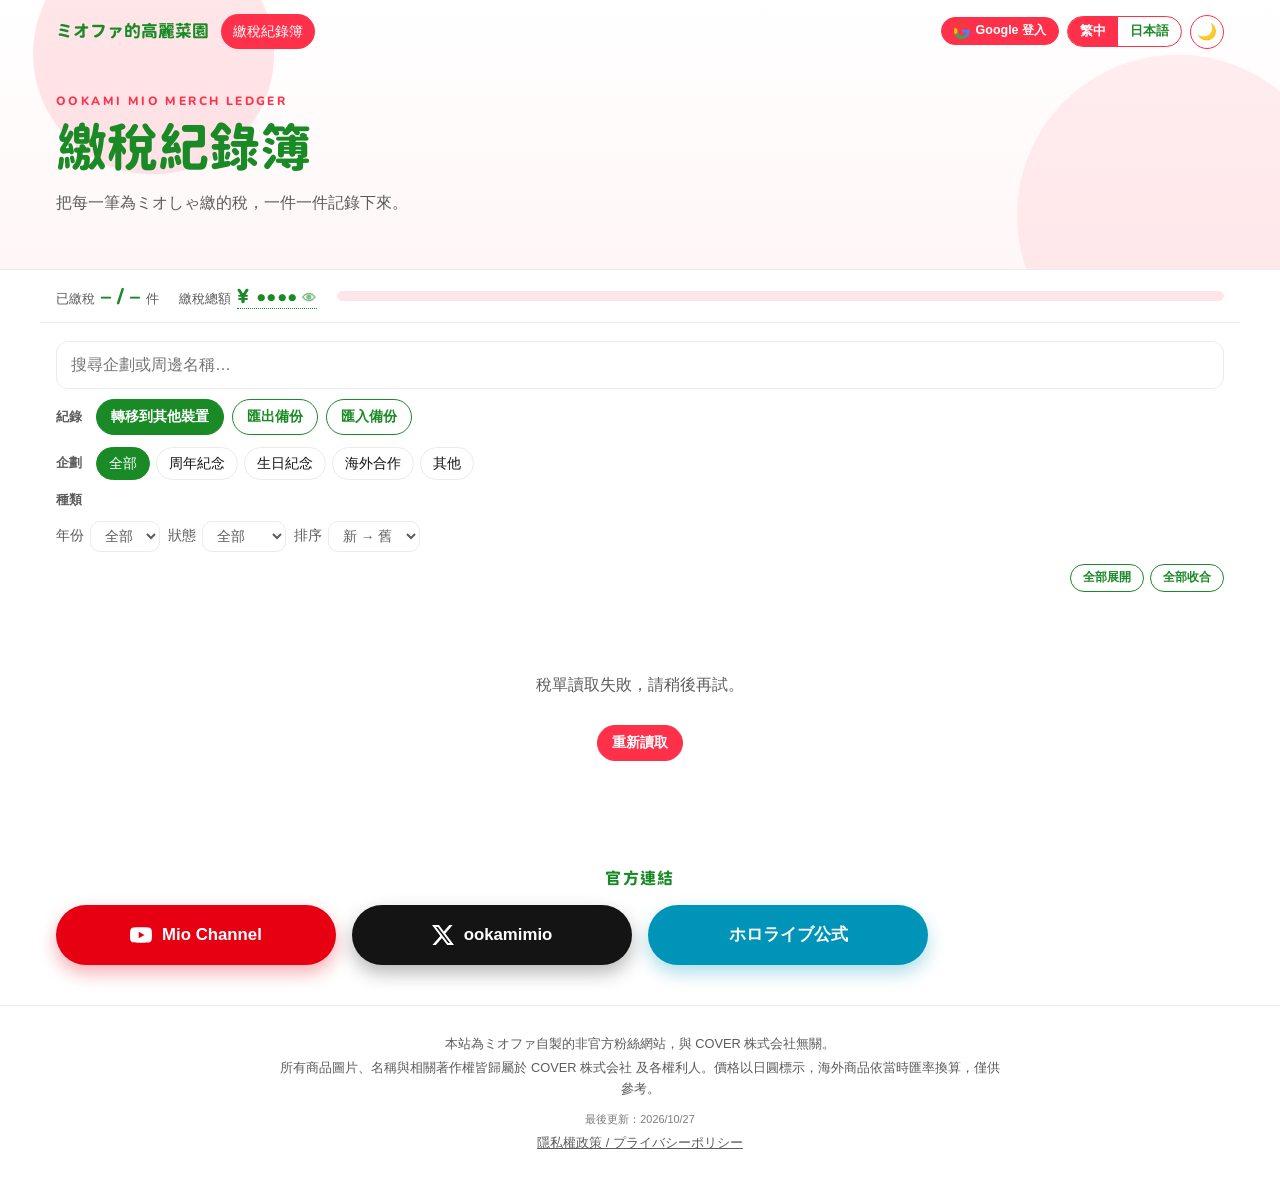
<file: index.html>
<!doctype html>
<html lang="zh-Hant">
<head>
  <meta charset="utf-8">
  <meta name="viewport" content="width=device-width, initial-scale=1">
  <title>繳稅紀錄簿｜ミオファ的高麗菜園</title>
  <meta name="description" content="給ミオファ們的大神ミオ周邊收集清單。非官方粉絲製作。">
  <meta name="theme-color" content="#ffffff">
  <script>
    /* 先套用主題，避免閃白 */
    try {
      var th = localStorage.getItem('mio-ledger-theme');
      if (th === 'light' || th === 'dark') document.documentElement.setAttribute('data-theme', th);
    } catch (e) {}
  </script>
  <link rel="preconnect" href="https://fonts.googleapis.com">
  <link rel="preconnect" href="https://fonts.gstatic.com" crossorigin>
  <link href="https://fonts.googleapis.com/css2?family=Chiron+GoRound+TC:wght@500;700;800&family=M+PLUS+Rounded+1c:wght@500;700;800&family=Noto+Sans+TC:wght@400;500;700;800&family=Noto+Sans+JP:wght@400;500;700&display=swap" rel="stylesheet">
  <link rel="stylesheet" href="css/style.css?v=20261027c">
</head>
<body>
  <header class="site-header">
    <nav class="topnav" aria-label="Site">
      <a class="brand" href="./" data-i18n="brand">ミオファ的高麗菜園</a>
      <ul class="pages">
        <li><a href="./" aria-current="page" data-i18n="nav.ledger">繳稅紀錄簿</a></li>
        <!-- 之後新增頁面放這裡 -->
      </ul>
      <div class="nav-tools">
        <div class="lang-switch" role="group" aria-label="Language">
          <button type="button" data-lang="zh-Hant">繁中</button>
          <button type="button" data-lang="ja">日本語</button>
        </div>
        <button type="button" class="icon-btn" id="btn-theme" aria-label="切換深色模式"></button>
      </div>
    </nav>

    <div class="hero">
      <p class="eyebrow">OOKAMI MIO MERCH LEDGER</p>
      <h1 data-i18n="title">繳稅紀錄簿</h1>
      <p class="lead" data-i18n="lead"></p>
    </div>
  </header>

  <section class="summary" id="summary" aria-live="polite">
    <div class="stat">
      <span class="stat-label" data-i18n="stat.count">已繳稅</span>
      <span class="stat-value" id="stat-count">– / –</span>
      <span class="stat-unit" data-i18n="stat.unit">件</span>
      <span class="stat-unit" id="stat-qty" hidden></span>
    </div>
    <div class="stat">
      <span class="stat-label" data-i18n="stat.yen">繳稅總額</span>
      <button type="button" class="stat-value amount" id="stat-yen" data-amount data-yen="0">¥ ••••</button>
    </div>
    <div class="progress" role="progressbar" aria-valuemin="0" aria-valuemax="100" id="stat-bar">
      <span style="width:0%"></span>
    </div>
  </section>

  <section class="toolbar">
    <div class="toolbar-row">
      <input type="search" id="f-q" data-i18n-ph="search.ph" autocomplete="off">
      <button type="button" class="btn ghost toggle-filters" id="toggle-filters" aria-expanded="false" aria-controls="filters" data-i18n="filter.toggle">篩選</button>
    </div>
    <div class="filter-group data-tools">
      <span class="filter-label" data-i18n="filter.record">紀錄</span>
      <button type="button" class="btn" id="btn-transfer" data-i18n="btn.transfer">轉移到其他裝置</button>
      <button type="button" class="btn ghost" id="btn-export" data-i18n="btn.export">匯出備份</button>
      <label class="btn ghost file-btn"><span data-i18n="btn.import">匯入備份</span><input type="file" id="btn-import" accept="application/json,.json" hidden></label>
    </div>

    <div class="filters" id="filters">
      <div class="filter-group">
        <span class="filter-label" data-i18n="filter.project">企劃</span>
        <div class="chips" id="f-ptype">
          <button type="button" data-v="all" class="on" data-i18n="chip.all">全部</button>
          <button type="button" data-v="anniversary" data-i18n="ptype.anniversary">周年紀念</button>
          <button type="button" data-v="birthday" data-i18n="ptype.birthday">生日紀念</button>
          <button type="button" data-v="oversea" data-i18n="ptype.oversea">海外合作</button>
          <button type="button" data-v="other" data-i18n="ptype.other">其他</button>
        </div>
      </div>
      <div class="filter-group">
        <span class="filter-label" data-i18n="filter.goods">種類</span>
        <div class="chips" id="f-gtype"></div>
      </div>
      <div class="filter-group selects">
        <label><span data-i18n="filter.year">年份</span>
          <select id="f-year"><option value="all">全部</option></select>
        </label>
        <label><span data-i18n="filter.status">狀態</span>
          <select id="f-status">
            <option value="all" data-i18n="chip.all">全部</option>
            <option value="owned" data-i18n="status.owned">已繳稅</option>
            <option value="missing" data-i18n="status.missing">未繳稅</option>
          </select>
        </label>
        <label><span data-i18n="filter.sort">排序</span>
          <select id="f-sort">
            <option value="desc" data-i18n="sort.desc">新 → 舊</option>
            <option value="asc" data-i18n="sort.asc">舊 → 新</option>
          </select>
        </label>
      </div>
    </div>
    <div class="result-row">
      <p class="result-info" id="result-info"></p>
      <div class="expand-tools">
        <button type="button" class="btn ghost small" id="btn-expand-all" data-i18n="expand.all">全部展開</button>
        <button type="button" class="btn ghost small" id="btn-collapse-all" data-i18n="collapse.all">全部收合</button>
      </div>
    </div>
  </section>

  <main id="list" class="list">
    <p class="state" data-i18n="loading">稅單讀取中…</p>
  </main>
  <div class="more-wrap" id="more-wrap" hidden>
    <button type="button" class="btn" id="btn-more"></button>
  </div>

  <section class="official" aria-labelledby="official-title">
    <h2 id="official-title" data-i18n="official.title">官方連結</h2>
    <ul class="official-grid">
      <li>
        <a class="official-btn yt" href="https://www.youtube.com/channel/UCp-5t9SrOQwXMU7iIjQfARg" target="_blank" rel="noopener">
          <svg viewBox="0 0 24 24" aria-hidden="true"><path d="M23.498 6.186a3.016 3.016 0 0 0-2.122-2.136C19.505 3.545 12 3.545 12 3.545s-7.505 0-9.377.505A3.017 3.017 0 0 0 .502 6.186C0 8.07 0 12 0 12s0 3.93.502 5.814a3.016 3.016 0 0 0 2.122 2.136c1.871.505 9.376.505 9.376.505s7.505 0 9.377-.505a3.015 3.015 0 0 0 2.122-2.136C24 15.93 24 12 24 12s0-3.93-.502-5.814zM9.545 15.568V8.432L15.818 12l-6.273 3.568z"/></svg>
          <span>Mio Channel</span>
        </a>
      </li>
      <li>
        <a class="official-btn x" href="https://x.com/ookamimio" target="_blank" rel="noopener">
          <svg viewBox="0 0 24 24" aria-hidden="true"><path d="M18.901 1.153h3.68l-8.04 9.19L24 22.846h-7.406l-5.8-7.584-6.638 7.584H.474l8.6-9.83L0 1.154h7.594l5.243 6.932ZM17.61 20.644h2.039L6.486 3.24H4.298Z"/></svg>
          <span>ookamimio</span>
        </a>
      </li>
      <li>
        <a class="official-btn holo" href="https://hololive.hololivepro.com/talents/ookami-mio/" target="_blank" rel="noopener">
          <span>ホロライブ公式</span>
        </a>
      </li>
    </ul>
  </section>

  <footer class="site-footer">
    <p data-i18n="footer1"></p>
    <p data-i18n="footer2"></p>
    <p class="updated"><span data-i18n="updated">最後更新</span>：<time datetime="2026-10-27">2026/10/27</time></p>
    <p class="footer-links"><a href="privacy.html">隱私權政策 / プライバシーポリシー</a></p>
  </footer>

  <dialog id="lightbox" aria-label="Image">
    <form method="dialog"><button class="lb-close" aria-label="×">×</button></form>
    <img alt="" referrerpolicy="no-referrer">
    <p class="lb-caption"></p>
  </dialog>

  <dialog id="transfer" class="dlg" aria-labelledby="tr-title">
    <form method="dialog"><button class="lb-close" aria-label="×">×</button></form>
    <h2 id="tr-title" data-i18n="tr.title">轉移紀錄</h2>
    <p data-i18n="tr.desc"></p>
    <div class="qr-box" id="tr-qr" hidden></div>
    <p class="dlg-msg" id="tr-msg" hidden></p>
    <div class="link-row" id="tr-row" hidden>
      <input type="text" id="tr-link" readonly aria-label="轉移連結">
      <button type="button" class="btn" id="tr-copy" data-i18n="tr.copy">複製連結</button>
      <button type="button" class="btn ghost" id="tr-share" data-i18n="tr.share" hidden>分享</button>
    </div>
    <p class="dlg-warn" data-i18n="tr.warn"></p>
  </dialog>

  <dialog id="import-dlg" class="dlg" aria-labelledby="im-title">
    <h2 id="im-title" data-i18n="im.title">匯入紀錄</h2>
    <p id="im-summary"></p>
    <form method="dialog" class="im-actions">
      <button type="submit" value="merge" class="btn im-opt" autofocus>
        <b id="im-merge-title"></b><small id="im-merge-desc"></small>
      </button>
      <button type="submit" value="replace" class="btn ghost im-opt" id="im-replace">
        <b data-i18n="im.replace">取代</b><small data-i18n="im.replace.desc"></small>
      </button>
      <button type="submit" value="cancel" class="btn ghost small im-cancel" data-i18n="im.cancel">取消</button>
    </form>
  </dialog>

  <script src="js/vendor/supabase.js"></script>
  <script src="js/cloud.js?v=20261027a"></script>
  <script src="js/vendor/qrcode.js"></script>
  <script src="js/transfer.js"></script>
  <script src="js/app.js?v=20261027a"></script>
  <script src="js/totop.js"></script>
</body>
</html>
</file>
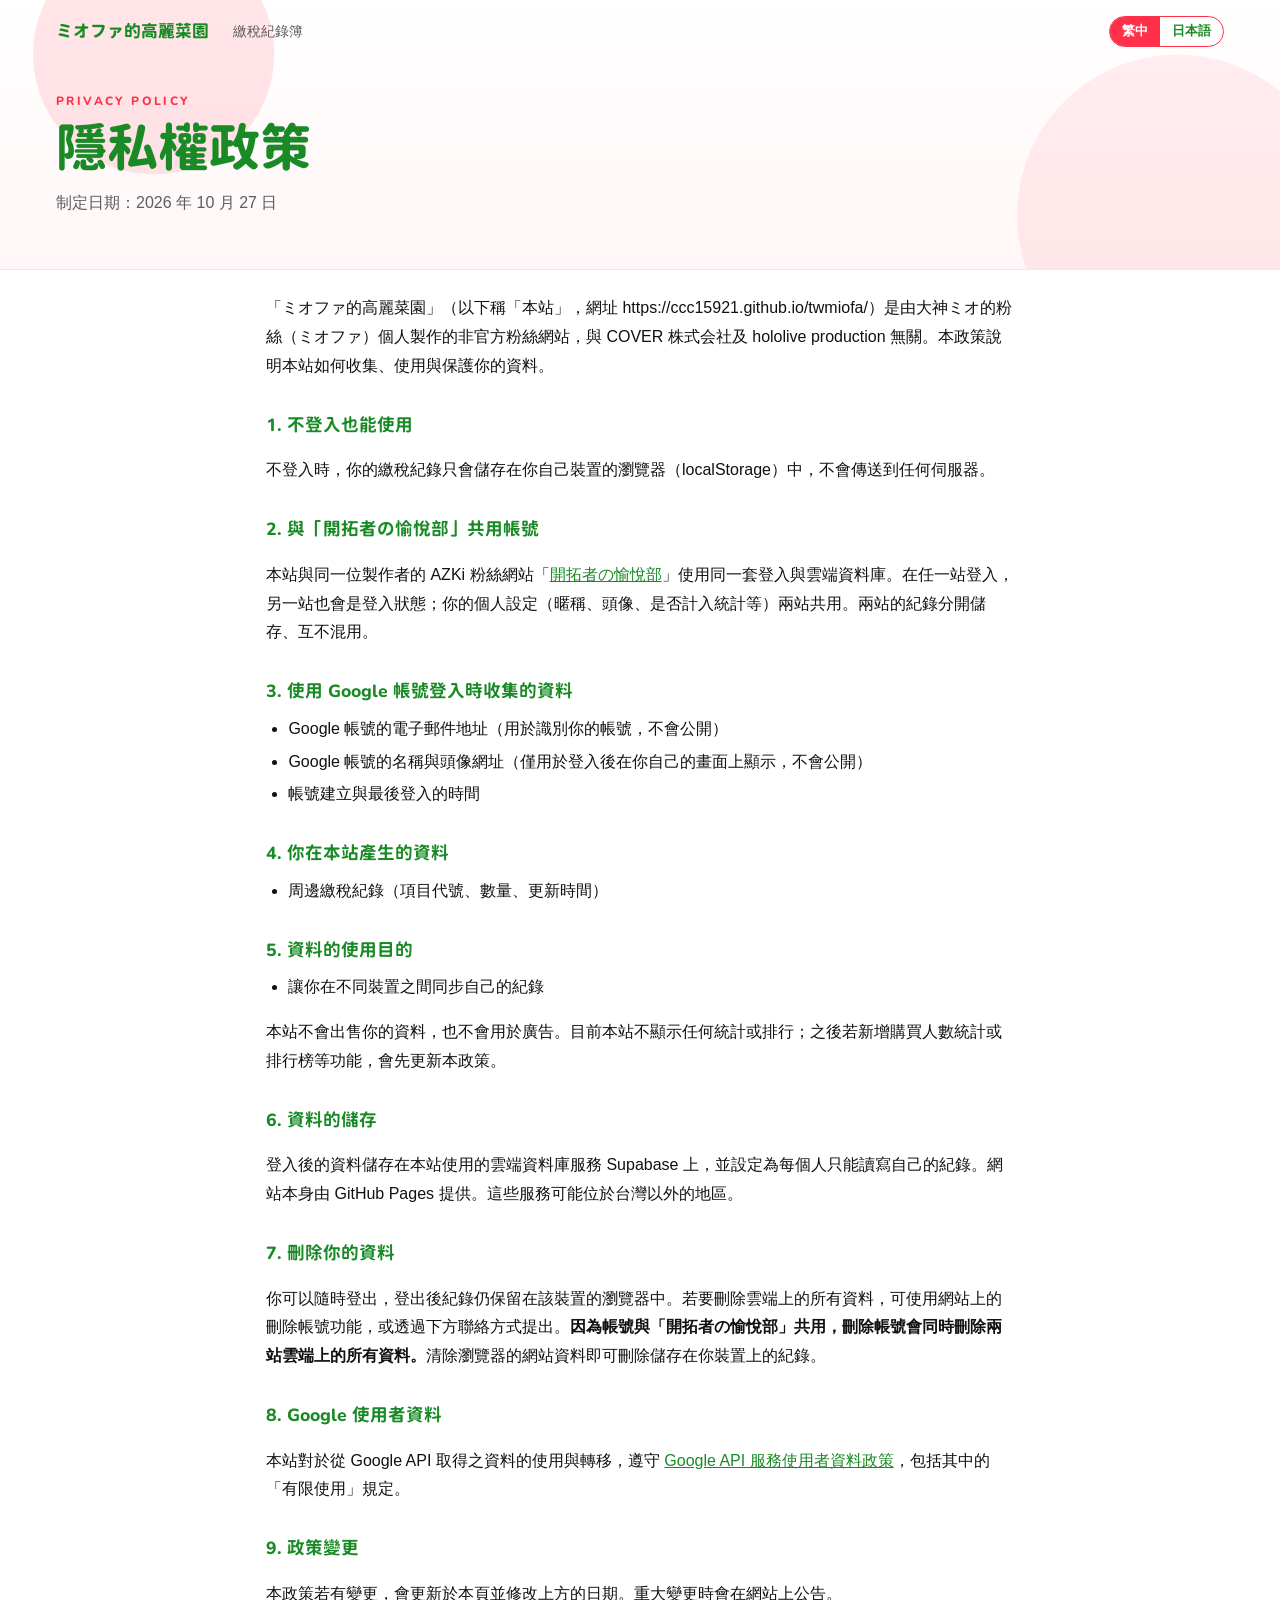
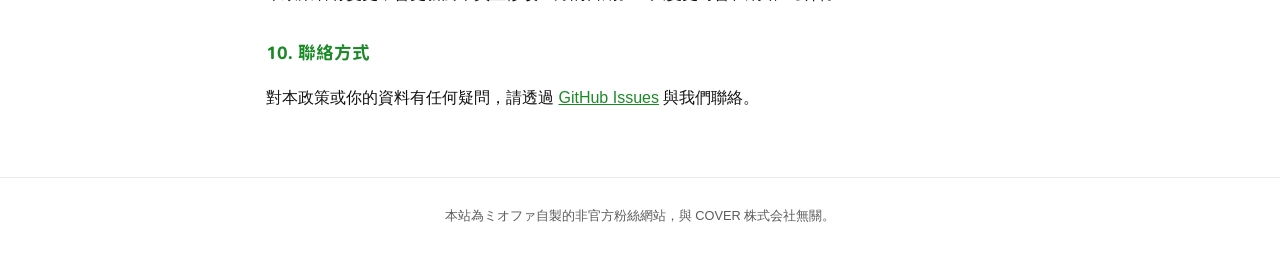
<file: privacy.html>
<!doctype html>
<html lang="zh-Hant">
<head>
  <meta charset="utf-8">
  <meta name="viewport" content="width=device-width, initial-scale=1">
  <title>隱私權政策｜ミオファ的高麗菜園</title>
  <meta name="description" content="ミオファ的高麗菜園（非官方大神ミオ粉絲網站）的隱私權政策。">
  <meta name="theme-color" content="#ffffff">
  <script>
    try {
      var th = localStorage.getItem('mio-ledger-theme');
      if (th === 'light' || th === 'dark') document.documentElement.setAttribute('data-theme', th);
    } catch (e) {}
  </script>
  <link rel="preconnect" href="https://fonts.googleapis.com">
  <link rel="preconnect" href="https://fonts.gstatic.com" crossorigin>
  <link href="https://fonts.googleapis.com/css2?family=Chiron+GoRound+TC:wght@500;700;800&family=M+PLUS+Rounded+1c:wght@500;700;800&family=Noto+Sans+TC:wght@400;500;700;800&family=Noto+Sans+JP:wght@400;500;700&display=swap" rel="stylesheet">
  <link rel="stylesheet" href="css/style.css?v=20261027c">
</head>
<body>
  <header class="site-header">
    <nav class="topnav" aria-label="Site">
      <a class="brand" href="./">ミオファ的高麗菜園</a>
      <ul class="pages">
        <li><a href="./" data-l="zh-Hant">繳稅紀錄簿</a><a href="./" data-l="ja">納税記録簿</a></li>
      </ul>
      <div class="nav-tools">
        <div class="lang-switch" role="group" aria-label="Language">
          <button type="button" data-lang="zh-Hant">繁中</button>
          <button type="button" data-lang="ja">日本語</button>
        </div>
      </div>
    </nav>
    <div class="hero">
      <p class="eyebrow">PRIVACY POLICY</p>
      <h1><span data-l="zh-Hant">隱私權政策</span><span data-l="ja">プライバシーポリシー</span></h1>
      <p class="lead"><span data-l="zh-Hant">制定日期：2026 年 10 月 27 日</span><span data-l="ja">制定日：2026年10月27日</span></p>
    </div>
  </header>

  <main class="doc">
    <!-- ===================== 繁體中文 ===================== -->
    <article data-l="zh-Hant" lang="zh-Hant">
      <p>「ミオファ的高麗菜園」（以下稱「本站」，網址 https://ccc15921.github.io/twmiofa/）是由大神ミオ的粉絲（ミオファ）個人製作的非官方粉絲網站，與 COVER 株式会社及 hololive production 無關。本政策說明本站如何收集、使用與保護你的資料。</p>

      <h2>1. 不登入也能使用</h2>
      <p>不登入時，你的繳稅紀錄只會儲存在你自己裝置的瀏覽器（localStorage）中，不會傳送到任何伺服器。</p>

      <h2>2. 與「開拓者の愉悅部」共用帳號</h2>
      <p>本站與同一位製作者的 AZKi 粉絲網站「<a href="https://ccc15921.github.io/twkaitakusha/">開拓者の愉悅部</a>」使用同一套登入與雲端資料庫。在任一站登入，另一站也會是登入狀態；你的個人設定（暱稱、頭像、是否計入統計等）兩站共用。兩站的紀錄分開儲存、互不混用。</p>

      <h2>3. 使用 Google 帳號登入時收集的資料</h2>
      <ul>
        <li>Google 帳號的電子郵件地址（用於識別你的帳號，不會公開）</li>
        <li>Google 帳號的名稱與頭像網址（僅用於登入後在你自己的畫面上顯示，不會公開）</li>
        <li>帳號建立與最後登入的時間</li>
      </ul>

      <h2>4. 你在本站產生的資料</h2>
      <ul>
        <li>周邊繳稅紀錄（項目代號、數量、更新時間）</li>
      </ul>

      <h2>5. 資料的使用目的</h2>
      <ul>
        <li>讓你在不同裝置之間同步自己的紀錄</li>
      </ul>
      <p>本站不會出售你的資料，也不會用於廣告。目前本站不顯示任何統計或排行；之後若新增購買人數統計或排行榜等功能，會先更新本政策。</p>

      <h2>6. 資料的儲存</h2>
      <p>登入後的資料儲存在本站使用的雲端資料庫服務 Supabase 上，並設定為每個人只能讀寫自己的紀錄。網站本身由 GitHub Pages 提供。這些服務可能位於台灣以外的地區。</p>

      <h2>7. 刪除你的資料</h2>
      <p>你可以隨時登出，登出後紀錄仍保留在該裝置的瀏覽器中。若要刪除雲端上的所有資料，可使用網站上的刪除帳號功能，或透過下方聯絡方式提出。<strong>因為帳號與「開拓者の愉悅部」共用，刪除帳號會同時刪除兩站雲端上的所有資料。</strong>清除瀏覽器的網站資料即可刪除儲存在你裝置上的紀錄。</p>

      <h2>8. Google 使用者資料</h2>
      <p>本站對於從 Google API 取得之資料的使用與轉移，遵守 <a href="https://developers.google.com/terms/api-services-user-data-policy" target="_blank" rel="noopener">Google API 服務使用者資料政策</a>，包括其中的「有限使用」規定。</p>

      <h2>9. 政策變更</h2>
      <p>本政策若有變更，會更新於本頁並修改上方的日期。重大變更時會在網站上公告。</p>

      <h2>10. 聯絡方式</h2>
      <p>對本政策或你的資料有任何疑問，請透過 <a href="https://github.com/ccc15921/twmiofa/issues" target="_blank" rel="noopener">GitHub Issues</a> 與我們聯絡。</p>
    </article>

    <!-- ===================== 日本語 ===================== -->
    <article data-l="ja" lang="ja">
      <p>「ミオファ的高麗菜園」（以下「本サイト」、URL：https://ccc15921.github.io/twmiofa/）は、大神ミオのファン（ミオファ）が個人で運営する非公式ファンサイトであり、カバー株式会社および hololive production とは一切関係ありません。本ポリシーでは、本サイトにおける情報の収集・利用・保護について説明します。</p>

      <h2>1. ログインなしでも利用できます</h2>
      <p>ログインしない場合、納税記録はお使いの端末のブラウザ（localStorage）にのみ保存され、サーバーには送信されません。</p>

      <h2>2. 「開拓者の愉悦部」とアカウント共通</h2>
      <p>本サイトは、同じ運営者による AZKi ファンサイト「<a href="https://ccc15921.github.io/twkaitakusha/">開拓者の愉悦部</a>」とログイン・クラウドデータベースを共用しています。どちらかでログインすると、もう一方でもログイン状態になります。個人設定（ニックネーム、アイコン、統計への参加など）は両サイト共通です。記録は両サイトで別々に保存されます。</p>

      <h2>3. Google アカウントでログインした場合に取得する情報</h2>
      <ul>
        <li>Google アカウントのメールアドレス（アカウントの識別に使用し、公開しません）</li>
        <li>Google アカウントの名前とプロフィール画像の URL（ログイン後のご自身の画面にのみ表示し、公開しません）</li>
        <li>アカウントの作成日時と最終ログイン日時</li>
      </ul>

      <h2>4. 本サイトで作成される情報</h2>
      <ul>
        <li>グッズの納税記録（項目コード、数量、更新日時）</li>
      </ul>

      <h2>5. 利用目的</h2>
      <ul>
        <li>複数の端末間でご自身の記録を同期するため</li>
      </ul>
      <p>情報を販売したり、広告に利用したりすることはありません。現在、本サイトでは統計やランキングを表示していません。今後、購入人数の統計やランキングなどの機能を追加する場合は、事前に本ポリシーを更新します。</p>

      <h2>6. 情報の保存</h2>
      <p>ログイン後のデータはクラウドデータベースサービス Supabase に保存され、各ユーザーは自分の記録のみ読み書きできるよう設定しています。サイト自体は GitHub Pages で公開しています。これらのサービスは日本・台湾以外の地域にある場合があります。</p>

      <h2>7. 情報の削除</h2>
      <p>いつでもログアウトでき、ログアウト後も記録はその端末のブラウザに残ります。クラウド上のすべてのデータを削除したい場合は、サイト上のアカウント削除機能を使うか、下記の連絡先からご依頼ください。<strong>アカウントは「開拓者の愉悦部」と共通のため、アカウントを削除すると両サイトのクラウド上のデータがすべて削除されます。</strong>端末に保存された記録は、ブラウザのサイトデータを消去することで削除できます。</p>

      <h2>8. Google ユーザーデータについて</h2>
      <p>本サイトによる Google API から取得した情報の使用および転送は、<a href="https://developers.google.com/terms/api-services-user-data-policy" target="_blank" rel="noopener">Google API サービスのユーザーデータに関するポリシー</a>（「限定的使用」の要件を含む）に従います。</p>

      <h2>9. ポリシーの変更</h2>
      <p>本ポリシーを変更する場合は、本ページを更新し上記の日付を改めます。重要な変更はサイト上でお知らせします。</p>

      <h2>10. お問い合わせ</h2>
      <p>本ポリシーやご自身の情報に関するお問い合わせは、<a href="https://github.com/ccc15921/twmiofa/issues" target="_blank" rel="noopener">GitHub Issues</a> からご連絡ください。</p>
    </article>
  </main>

  <footer class="site-footer">
    <p data-l="zh-Hant">本站為ミオファ自製的非官方粉絲網站，與 COVER 株式会社無關。</p>
    <p data-l="ja">本サイトはミオファによる非公式のファンサイトで、カバー株式会社とは一切関係ありません。</p>
  </footer>

  <script>
    (function () {
      var KEY = 'mio-ledger-lang';
      function get() {
        try { var v = localStorage.getItem(KEY); if (v === 'ja' || v === 'zh-Hant') return v; } catch (e) {}
        return /^ja/i.test(navigator.language || '') ? 'ja' : 'zh-Hant';
      }
      function apply(l) {
        document.documentElement.lang = l;
        document.title = l === 'ja' ? 'プライバシーポリシー｜ミオファ的高麗菜園' : '隱私權政策｜ミオファ的高麗菜園';
        document.querySelectorAll('[data-l]').forEach(function (el) { el.hidden = el.getAttribute('data-l') !== l; });
        document.querySelectorAll('.lang-switch button').forEach(function (b) { b.setAttribute('aria-pressed', String(b.dataset.lang === l)); });
      }
      document.querySelectorAll('.lang-switch button').forEach(function (b) {
        b.addEventListener('click', function () { try { localStorage.setItem(KEY, b.dataset.lang); } catch (e) {} apply(b.dataset.lang); });
      });
      apply(get());
    })();
  </script>
</body>
</html>
</file>
<file: css/style.css>
:root {
  --pink-deep: #d91a33;
  --pink: #FF314A;
  --pink-bright: #FF314A;
  --accent-text: #1a8a26;          /* 文字用綠色（紅色只留給按鈕、標記、邊框） */
  --pink-soft: #ffe5e9;
  --pink-faint: #fff6f7;
  --ink: #111111;
  --ink-soft: #5c5c5c;
  --line: #ebebeb;
  --card: #ffffff;
  --surface: #ffffff;
  --bg: #ffffff;
  --header-top: #ffffff;
  --header-glow: rgba(255, 49, 74, .12);
  --header-glow2: rgba(255, 49, 74, .08);
  --bar-bg: rgba(255, 255, 255, .92);
  --stamp-bg: rgba(255, 255, 255, .85);
  color-scheme: light;
  --radius: 16px;
  --shadow: 0 6px 24px rgba(0, 0, 0, .07);
  --font-zh: "Noto Sans TC", "Noto Sans JP", "PingFang TC", "Hiragino Sans", "Microsoft JhengHei", sans-serif;
  /* 標題圓體：繁中用昭源圓體（繁體字齊全），缺的字依序補 M+ Rounded、Noto Sans TC */
  --font-round: "Chiron GoRound TC", "M PLUS Rounded 1c", var(--font-zh);
}
:root[lang="ja"] {
  --font-zh: "Noto Sans JP", "Hiragino Sans", "Yu Gothic", "Noto Sans TC", sans-serif;
  --font-round: "M PLUS Rounded 1c", "Chiron GoRound TC", var(--font-zh);
}

/* ---------- dark theme ---------- */
:root[data-theme="dark"] {
  --accent-text: #5cc96a;
  --pink-soft: #3a1319;
  --pink-faint: #141213;
  --ink: #f2f2f3;
  --ink-soft: #a9a9b0;
  --line: #2d2d31;
  --card: #141415;
  --surface: #1b1b1d;
  --bg: #0b0b0c;
  --header-top: #0b0b0c;
  --header-glow: rgba(255, 49, 74, .10);
  --header-glow2: rgba(255, 49, 74, .06);
  --bar-bg: rgba(11, 11, 12, .92);
  --stamp-bg: rgba(20, 20, 21, .85);
  --shadow: 0 6px 24px rgba(0, 0, 0, .6);
  color-scheme: dark;
}
@media (prefers-color-scheme: dark) {
  :root:not([data-theme="light"]) {
    --accent-text: #5cc96a;
    --pink-soft: #3a1319;
    --pink-faint: #141213;
    --ink: #f2f2f3;
    --ink-soft: #a9a9b0;
    --line: #2d2d31;
    --card: #141415;
    --surface: #1b1b1d;
    --bg: #0b0b0c;
    --header-top: #0b0b0c;
    --header-glow: rgba(255, 49, 74, .10);
    --header-glow2: rgba(255, 49, 74, .06);
    --bar-bg: rgba(11, 11, 12, .92);
    --stamp-bg: rgba(20, 20, 21, .85);
    --shadow: 0 6px 24px rgba(0, 0, 0, .6);
    color-scheme: dark;
  }
}

* { box-sizing: border-box; }
[hidden] { display: none !important; }   /* 避免被 .btn / .link-row 等的 display 蓋掉 */
html { -webkit-text-size-adjust: 100%; }
body {
  margin: 0;
  font-family: var(--font-zh);
  color: var(--ink);
  background: var(--bg);
  line-height: 1.6;
}
a { color: var(--accent-text); }
img { max-width: 100%; display: block; }
button, input, select { font: inherit; color: inherit; }

/* ---------- nav tools ---------- */
.nav-tools { display: flex; align-items: center; gap: 8px; margin-left: auto; }
.lang-switch { display: inline-flex; border: 1.5px solid var(--pink); border-radius: 999px; overflow: hidden; }
.lang-switch button {
  border: 0; background: transparent; color: var(--accent-text); cursor: pointer;
  padding: 4px 12px; font-size: .8rem; font-weight: 700;
}
.lang-switch button[aria-pressed="true"] { background: var(--pink); color: #fff; }
.icon-btn {
  width: 34px; height: 34px; border-radius: 50%; border: 1.5px solid var(--pink);
  background: var(--surface); cursor: pointer; font-size: 1rem; line-height: 1;
}
.icon-btn:hover { background: var(--pink-soft); }

/* ---------- header ---------- */
.site-header {
  background:
    radial-gradient(circle at 12% 20%, var(--header-glow) 0 120px, transparent 121px),
    radial-gradient(circle at 92% 80%, var(--header-glow2) 0 160px, transparent 161px),
    linear-gradient(180deg, var(--header-top) 0%, var(--pink-faint) 100%);
  border-bottom: 1px solid var(--line);
}
.topnav {
  max-width: 1200px; margin: 0 auto; padding: 14px 16px;
  display: flex; align-items: center; gap: 12px; flex-wrap: wrap;
}
.brand {
  font-family: var(--font-round); font-weight: 800; text-decoration: none;
  color: var(--accent-text); font-size: 1.05rem;
}
.brand span { color: var(--pink-bright); }
.pages { list-style: none; display: flex; gap: 6px; margin: 0; padding: 0; flex-wrap: wrap; }
.pages a {
  display: block; padding: 6px 12px; border-radius: 999px; text-decoration: none;
  font-weight: 500; font-size: .9rem; color: var(--ink-soft); white-space: nowrap;
}
.pages a[aria-current="page"] { background: var(--pink); color: #fff; }

.hero { max-width: 1200px; margin: 0 auto; padding: 28px 16px 36px; }
.eyebrow {
  margin: 0 0 6px; font-family: var(--font-round); font-weight: 700;
  letter-spacing: .2em; font-size: .75rem; color: var(--pink);
}
.hero h1 {
  margin: 0; font-family: var(--font-round); font-weight: 800;
  font-size: clamp(2rem, 6vw, 3.2rem); line-height: 1.2; color: var(--accent-text);
}
.lead { margin: 12px 0 18px; max-width: 46em; color: var(--ink-soft); }

.amount {
  font: inherit; color: inherit; background: none; border: 0; padding: 0; cursor: pointer;
  border-bottom: 1px dotted currentColor; line-height: 1.2; letter-spacing: .02em;
}
.amount::after { content: "👁"; font-size: .7em; margin-left: 5px; opacity: .55; }
.amount[aria-pressed="true"]::after { opacity: .9; }
.amount:focus-visible { outline: 2px solid var(--pink); outline-offset: 3px; border-radius: 4px; }

/* ---------- summary ---------- */
.summary {
  position: sticky; top: 0; z-index: 20;
  display: flex; align-items: center; gap: 20px; flex-wrap: wrap;
  max-width: 1200px; margin: 0 auto; padding: 10px 16px;
  background: var(--bar-bg); backdrop-filter: blur(8px);
  border-bottom: 1px solid var(--line);
}
.stat { display: flex; align-items: baseline; gap: 6px; }
.stat-label { font-size: .8rem; color: var(--ink-soft); }
.stat-value { font-family: var(--font-round); font-weight: 800; font-size: 1.25rem; color: var(--accent-text); }
.stat-unit { font-size: .8rem; color: var(--ink-soft); }
.progress {
  flex: 1 1 160px; height: 10px; border-radius: 999px; background: var(--pink-soft); overflow: hidden;
}
.progress span {
  display: block; height: 100%; border-radius: inherit;
  background: linear-gradient(90deg, var(--pink-deep), var(--pink-bright));
  transition: width .3s;
}

/* ---------- toolbar ---------- */
.toolbar { max-width: 1200px; margin: 0 auto; padding: 18px 16px 0; }
.toolbar-row { display: flex; gap: 8px; }
.data-tools { margin-top: 10px; }
#f-q, .log-search {
  flex: 1; min-width: 0; padding: 10px 14px; border-radius: 12px;
  border: 1.5px solid var(--line); background: var(--surface); outline: none;
}
#f-q:focus, .log-search:focus { border-color: var(--pink); box-shadow: 0 0 0 3px var(--pink-soft); }
.filters { display: grid; gap: 10px; margin-top: 12px; }
.filter-group { display: flex; align-items: center; gap: 8px; flex-wrap: wrap; }
.filter-label { font-size: .8rem; font-weight: 700; color: var(--ink-soft); min-width: 2.5em; }
.chips { display: flex; flex-wrap: wrap; gap: 6px; }
.chips button {
  padding: 5px 12px; border-radius: 999px; border: 1.5px solid var(--line);
  background: var(--surface); cursor: pointer; font-size: .85rem; font-weight: 500;
}
.chips button:hover { border-color: var(--pink); }
.chips button.on { background: var(--pink); border-color: var(--pink); color: #fff; }
.selects label { display: flex; align-items: center; gap: 6px; font-size: .85rem; color: var(--ink-soft); }
select {
  padding: 6px 10px; border-radius: 10px; border: 1.5px solid var(--line); background: var(--surface); cursor: pointer;
}
.btn {
  display: inline-flex; align-items: center; justify-content: center; gap: 4px;
  padding: 6px 14px; border-radius: 999px; border: 1.5px solid var(--pink);
  background: var(--pink); color: #fff; font-weight: 700; font-size: .85rem;
  cursor: pointer; text-decoration: none; white-space: nowrap;
}
.btn.ghost { background: var(--surface); color: var(--accent-text); }
.btn.ghost:hover { background: var(--pink-faint); }
.toggle-filters { display: none; }
.result-row { display: flex; align-items: center; justify-content: space-between; gap: 8px; flex-wrap: wrap; margin-top: 12px; }
.result-info { margin: 0; font-size: .85rem; color: var(--ink-soft); }
.expand-tools { display: flex; gap: 6px; }
.btn.small { padding: 3px 12px; font-size: .78rem; }

/* ---------- list ---------- */
.list { max-width: 1200px; margin: 0 auto; padding: 16px 16px 48px; display: grid; gap: 22px; }
.state { text-align: center; color: var(--ink-soft); padding: 48px 0; }
.state .btn { margin-top: 12px; }

.project {
  background: var(--card); border: 1px solid var(--line); border-radius: var(--radius);
  box-shadow: var(--shadow); overflow: hidden;
}
.project-head {
  cursor: pointer;
  display: grid; grid-template-columns: 140px 1fr; gap: 16px; padding: 16px;
  background: linear-gradient(180deg, var(--pink-faint), var(--card));
  border-bottom: 1px dashed var(--line);
  transition: background .15s;
}
.project-head:hover { background: var(--pink-soft); }
.project:not(.open) .project-head { border-bottom-color: transparent; }
.project-note, .project-meta h2 { cursor: inherit; }
.project-cover {
  width: 140px; aspect-ratio: 1; border-radius: 12px; overflow: hidden; background: var(--surface);
  border: 1px solid var(--line); cursor: zoom-in; padding: 0;
}
.project-cover img { width: 100%; height: 100%; object-fit: cover; }
.project-meta { min-width: 0; display: flex; flex-direction: column; gap: 6px; }
.project-tags { display: flex; flex-wrap: wrap; gap: 6px; align-items: center; }
.project-date { font-family: var(--font-round); font-weight: 700; color: var(--ink-soft); font-size: .85rem; }
.project h2 { margin: 0; font-size: 1.15rem; line-height: 1.4; color: var(--accent-text); font-weight: 700; }
.project-note { margin: 0; font-size: .85rem; color: var(--ink-soft); }
.project-actions { display: flex; flex-wrap: wrap; gap: 8px; align-items: center; margin-top: auto; }
.project-progress { font-size: .85rem; color: var(--ink-soft); }
.project-progress b { color: var(--accent-text); font-family: var(--font-round); }

.expand-btn { margin-left: auto; }
.expand-btn .chev { display: inline-block; margin-left: 6px; transition: transform .2s; }
.project.open .expand-btn .chev { transform: rotate(180deg); }

.tag {
  display: inline-block; padding: 1px 9px; border-radius: 999px; font-size: .72rem; font-weight: 700;
  background: var(--pink-soft); color: var(--accent-text);
}
.tag.anniversary { background: var(--pink-deep); color: #fff; }
.tag.birthday { background: var(--pink-bright); color: #fff; }
.tag.oversea { background: transparent; color: var(--accent-text); border: 1px solid var(--pink); }

.items {
  display: grid; gap: 12px; padding: 16px;
  grid-template-columns: repeat(auto-fill, minmax(160px, 1fr));
}
.item {
  position: relative; display: flex; flex-direction: column;
  border: 1.5px solid var(--line); border-radius: 12px; overflow: hidden; background: var(--card);
  transition: border-color .15s, transform .15s;
}
.item:hover { transform: translateY(-2px); }
.item.owned { border-color: var(--pink); background: var(--pink-faint); }
.item-img {
  position: relative; aspect-ratio: 1; background: var(--surface); border: 0; padding: 0; cursor: zoom-in; overflow: hidden;
}
.item-img img { width: 100%; height: 100%; object-fit: contain; }
.noimg {
  width: 100%; height: 100%; display: grid; place-items: center;
  background: repeating-linear-gradient(45deg, var(--pink-faint) 0 10px, var(--surface) 10px 20px);
  color: var(--ink-soft); font-size: .8rem;
}
.stamp {
  position: absolute; right: 8px; bottom: 8px; transform: rotate(-12deg) scale(.6); opacity: 0;
  padding: 2px 10px; border: 3px double var(--pink-bright); border-radius: 8px;
  color: var(--pink-bright); background: var(--stamp-bg);
  font-family: var(--font-round); font-weight: 800; font-size: .95rem; letter-spacing: .1em;
  transition: transform .2s, opacity .2s; pointer-events: none;
}
.item.owned .stamp { opacity: 1; transform: rotate(-12deg) scale(1); }
.item-body { padding: 10px; display: flex; flex-direction: column; gap: 4px; flex: 1; }
.item-name {
  margin: 0; font-size: .85rem; font-weight: 500; line-height: 1.4;
  display: -webkit-box; -webkit-line-clamp: 3; -webkit-box-orient: vertical; overflow: hidden;
}
.item-note { margin: 0; font-size: .75rem; color: var(--ink-soft); }
.item-foot { display: flex; align-items: center; justify-content: space-between; gap: 6px; margin-top: auto; padding-top: 4px; }
.item-link { font-size: .75rem; }
.pay-btn {
  margin: 0 10px 10px; padding: 7px; border-radius: 10px; border: 1.5px dashed var(--pink);
  background: var(--surface); color: var(--accent-text); font-weight: 700; font-size: .85rem; cursor: pointer;
}
.pay-btn:hover { background: var(--pink-soft); }
.qty {
  margin: 0 10px 10px; display: flex; align-items: stretch; border-radius: 10px; overflow: hidden;
  background: var(--pink); color: #fff;
}
.qty-btn {
  flex: none; width: 40px; border: 0; background: transparent; color: #fff; cursor: pointer;
  font-size: 1.3rem; font-weight: 700; line-height: 1; padding: 6px 0;
}
.qty-btn:hover:not(:disabled) { background: rgba(255, 255, 255, .22); }
.qty-btn:disabled { opacity: .4; cursor: not-allowed; }
.qty-btn:focus-visible { outline: 2px solid #fff; outline-offset: -4px; }
.qty-label { flex: 1; display: grid; place-items: center; font-weight: 700; font-size: .85rem; white-space: nowrap; }

/* ---------- lightbox ---------- */
dialog#lightbox {
  border: 0; border-radius: var(--radius); padding: 16px; max-width: min(92vw, 720px);
  background: var(--card); color: var(--ink);
  box-shadow: 0 20px 60px rgba(17, 17, 17, .3);
}
dialog#lightbox::backdrop { background: rgba(17, 17, 17, .6); }
dialog#lightbox img { max-height: 75vh; margin: 0 auto; object-fit: contain; }
.lb-caption { margin: 10px 0 0; text-align: center; font-size: .9rem; }
.lb-close {
  position: absolute; top: 8px; right: 8px; width: 34px; height: 34px; border-radius: 50%;
  border: 0; background: var(--pink); color: #fff; font-size: 1.2rem; cursor: pointer;
}

/* ---------- official links ---------- */
.official { max-width: 1200px; margin: 0 auto; padding: 8px 16px 40px; }
.official h2 {
  margin: 0 0 14px; font-family: var(--font-round); font-weight: 800; font-size: 1rem;
  letter-spacing: .08em; color: var(--accent-text); text-align: center;
}
.official-grid {
  list-style: none; margin: 0; padding: 0;
  display: grid; grid-template-columns: repeat(4, 1fr); gap: 16px;
}
.official-btn {
  --c: #333; --cs: rgba(0, 0, 0, .25);
  display: flex; align-items: center; justify-content: center; gap: 10px;
  min-height: 60px; padding: 0 20px; border-radius: 999px;
  background: var(--c); color: #fff; text-decoration: none;
  font-weight: 700; font-size: 1.05rem; line-height: 1.2; text-align: center;
  box-shadow: 0 8px 18px var(--cs);
  transition: transform .15s, box-shadow .15s, filter .15s;
}
.official-btn:hover { transform: translateY(-2px); box-shadow: 0 12px 22px var(--cs); filter: brightness(1.08); }
.official-btn:focus-visible { outline: 3px solid var(--pink-soft); outline-offset: 3px; }
.official-btn svg { width: 22px; height: 22px; fill: currentColor; flex: none; }
.official-btn span { min-width: 0; overflow-wrap: anywhere; }
.official-btn.yt   { --c: #e60012; --cs: rgba(230, 0, 18, .32); }
.official-btn.x    { --c: #141414; --cs: rgba(20, 20, 20, .30); }
.official-btn.tt   { --c: #fe2c55; --cs: rgba(254, 44, 85, .32); }
.official-btn.holo { --c: #0094b8; --cs: rgba(0, 148, 184, .32); }
:root[data-theme="dark"] .official-btn.x { --c: #2a2a2d; }
@media (prefers-color-scheme: dark) { :root:not([data-theme="light"]) .official-btn.x { --c: #2a2a2d; } }

/* ---------- dialogs (transfer / import) ---------- */
dialog.dlg {
  border: 0; border-radius: var(--radius); padding: 22px 20px 20px; width: min(92vw, 440px);
  background: var(--card); color: var(--ink); box-shadow: 0 20px 60px rgba(0, 0, 0, .35);
}
dialog.dlg::backdrop { background: rgba(0, 0, 0, .6); }
dialog.dlg h2 { margin: 0 32px 8px 0; font-size: 1.1rem; color: var(--accent-text); font-family: var(--font-round); }
dialog.dlg p { margin: 8px 0; font-size: .9rem; line-height: 1.6; }
.qr-box { background: #fff; border-radius: 12px; padding: 8px; margin: 14px auto; width: min(100%, 300px); }
.qr-box svg { display: block; width: 100%; height: auto; }
.dlg-msg { color: var(--ink-soft); background: var(--pink-faint); border-radius: 10px; padding: 10px 12px; }
.link-row { display: flex; gap: 8px; flex-wrap: wrap; margin-top: 6px; }
.link-row input {
  flex: 1 1 100%; min-width: 0; padding: 8px 10px; border-radius: 10px; font-size: .8rem;
  border: 1.5px solid var(--line); background: var(--surface); color: var(--ink);
}
.dlg-warn { color: var(--ink-soft); font-size: .8rem !important; }
.im-actions { display: grid; gap: 10px; margin-top: 14px; }
.im-opt { flex-direction: column; align-items: flex-start; gap: 2px; padding: 10px 16px; border-radius: 14px; text-align: left; white-space: normal; }
.im-opt b { font-size: .95rem; }
.im-opt small { font-size: .78rem; font-weight: 500; opacity: .85; }
.im-cancel { justify-self: center; }

/* ---------- footer ---------- */
.site-footer {
  border-top: 1px solid var(--line); background: var(--card); padding: 24px 16px 40px;
  text-align: center; font-size: .8rem; color: var(--ink-soft);
}
.site-footer p { max-width: 720px; margin: 4px auto; }

/* ---------- mobile ---------- */
@media (max-width: 900px) { .official-grid { grid-template-columns: repeat(2, 1fr); } }

@media (max-width: 640px) {
  .toggle-filters { display: inline-flex; }
  .filters { display: none; }
  .filters.open { display: grid; }
  .data-tools .btn { flex: 1 1 0; min-width: 0; padding-left: 6px; padding-right: 6px; font-size: .85rem; white-space: nowrap; justify-content: center; text-align: center; }
  .data-tools .file-btn { display: inline-flex; align-items: center; }
  .project-head { grid-template-columns: 88px 1fr; gap: 12px; padding: 12px; }
  .project-cover { width: 88px; }
  .project h2 { font-size: 1rem; }
  .items { grid-template-columns: repeat(2, 1fr); gap: 10px; padding: 12px; }
  .summary { gap: 12px; }
  .official-grid { grid-template-columns: repeat(2, 1fr); gap: 12px; }
  .official-btn { min-height: 54px; padding: 0 12px; font-size: .95rem; gap: 8px; }
  .stat-value { font-size: 1.05rem; }
}

/* ---------- voice page (voice.html) ---------- */
.vlist { grid-template-columns: repeat(auto-fill, minmax(min(100%, 480px), 1fr)); gap: 18px; align-items: start; }
.vhead {
  display: grid; grid-template-columns: 120px 1fr; gap: 14px; padding: 14px;
  background: linear-gradient(180deg, var(--pink-faint), var(--card));
  border-bottom: 1px dashed var(--line);
}
.vhead .project-cover { width: 120px; }
.vhead h2 { font-size: 1.05rem; }
.vproject.complete { border-color: var(--pink); }
.tag.solo { background: var(--pink-deep); color: #fff; }
.tag.resale { background: transparent; color: var(--accent-text); border: 1px solid var(--pink); }
.tag.complete { background: var(--pink-bright); color: #fff; }
.voices { list-style: none; margin: 0; padding: 10px 14px 14px; display: grid; gap: 6px; }
.voice {
  display: flex; align-items: center; gap: 10px; padding: 7px 8px 7px 12px;
  border: 1.5px solid var(--line); border-radius: 12px; background: var(--card);
  transition: border-color .15s, background .15s;
}
.voice.owned { border-color: var(--pink); background: var(--pink-faint); }
.voice-name { flex: 1; min-width: 0; font-size: .9rem; font-weight: 500; line-height: 1.4; overflow-wrap: anywhere; }
.collect-btn {
  flex: none; padding: 5px 14px; border-radius: 999px; border: 1.5px dashed var(--pink);
  background: var(--surface); color: var(--accent-text); font-weight: 700; font-size: .8rem;
  cursor: pointer; white-space: nowrap;
}
.collect-btn:hover { background: var(--pink-soft); }
.collect-btn[aria-pressed="true"] { border-style: solid; background: var(--pink); color: #fff; }
.collect-btn:focus-visible { outline: 2px solid var(--pink); outline-offset: 2px; }
@media (max-width: 640px) {
  .vhead { grid-template-columns: 80px 1fr; gap: 12px; padding: 12px; }
  .vhead .project-cover { width: 80px; }
  .voices { padding: 8px 12px 12px; }
}

.site-footer .updated { margin-top: 12px; font-size: 0.85em; opacity: 0.8; }

/* ---------- log page (log.html) ---------- */
.logpage { max-width: 860px; margin: 0 auto; padding: 8px 16px 48px; display: grid; gap: 36px; }
.log-h { font-family: var(--font-round); font-size: 1.25rem; margin: 0 0 12px; color: var(--accent-text); }
.log-count { font-size: 0.85rem; font-weight: 500; color: var(--ink-soft); }
.log-sub { margin: 0 0 12px; color: var(--ink-soft); font-size: 0.92rem; }
.timeline { list-style: none; margin: 0; padding: 0 0 0 18px; border-left: 2px solid var(--pink-soft); display: grid; gap: 14px; }
.tl-item { position: relative; background: var(--card); border: 1px solid var(--line); border-radius: var(--radius); padding: 12px 14px; }
.tl-item::before { content: ""; position: absolute; left: -26px; top: 18px; width: 10px; height: 10px; border-radius: 50%; background: var(--pink); }
.tl-date { display: block; font-size: 0.8rem; font-weight: 700; color: var(--accent-text); margin-bottom: 4px; }
.tl-note { overflow-wrap: anywhere; line-height: 1.6; }
.tl-note a, .todo-list a { color: var(--accent-text); }
.log-search { width: 100%; box-sizing: border-box; margin-bottom: 12px; color: var(--ink); }
.todo-list { list-style: none; margin: 0; padding: 0; display: grid; gap: 6px; }
.todo-list li:not(.state) { background: var(--card); border: 1px solid var(--line); border-radius: 10px; padding: 9px 12px; overflow-wrap: anywhere; }
.timeline .state, .todo-list .state { padding: 20px 0; }

/* ---------- 更多 / 回到最上面 ---------- */
.more-wrap { max-width: 1200px; margin: 0 auto; padding: 0 16px 40px; text-align: center; }
.more-wrap[hidden] { display: none; }
.more-wrap .btn { min-width: 220px; padding: 12px 24px; }
.to-top {
  position: fixed; right: 16px; bottom: 20px; z-index: 20;
  width: 48px; height: 48px; border-radius: 50%; border: 0; cursor: pointer;
  background: var(--pink-bright); color: #fff; font-size: 1.4rem; line-height: 1;
  box-shadow: 0 4px 14px rgba(0, 0, 0, .25);
}
.to-top:hover { background: var(--pink-deep); }
.to-top:focus-visible { outline: 3px solid var(--pink-soft); outline-offset: 2px; }

/* ---------- member card page (card.html) ---------- */
.cardpage { max-width: 720px; margin: 0 auto; padding: 8px 16px 48px; display: grid; gap: 22px; }
.card-form {
  display: grid; gap: 14px; padding: 18px; border-radius: var(--radius);
  background: var(--card); border: 1px solid var(--line); box-shadow: var(--shadow);
}
.field { display: grid; gap: 6px; min-width: 0; }
.field-pair { display: grid; grid-template-columns: 1fr 1fr; gap: 14px; }
.field-label { font-size: .85rem; font-weight: 700; color: var(--ink-soft); }
.field input[type="text"], .field select {
  width: 100%; box-sizing: border-box; padding: 10px 14px; border-radius: 12px;
  border: 1.5px solid var(--line); background: var(--surface); color: var(--ink); font: inherit; outline: none;
}
.field input[type="text"]:focus, .field select:focus { border-color: var(--pink); box-shadow: 0 0 0 3px var(--pink-soft); }
.rand-val { font-family: var(--font-round); font-size: 1.1rem; letter-spacing: .12em; color: var(--accent-text); }
#row-random { display: flex; align-items: center; gap: 12px; flex-wrap: wrap; }
.card-preview { display: grid; justify-items: center; gap: 12px; }
#card-canvas {
  display: block; width: 100%; max-width: 560px; height: auto; aspect-ratio: 654 / 418;
  border-radius: 16px; box-shadow: var(--shadow); background: var(--surface);
}
.card-preview .state { padding: 8px 0; }
.dl-btn { padding: 12px 28px; min-width: 240px; }
.dl-btn:disabled { opacity: .5; cursor: not-allowed; }
.card-note { margin: 0; font-size: .85rem; color: var(--ink-soft); text-align: center; }
@media (max-width: 560px) {
  .field-pair { grid-template-columns: 1fr; }
  .card-form { padding: 14px; }
}
.pos-row { display: flex; align-items: center; gap: 10px; }
.pos-row input[type="range"] { flex: 1; min-width: 0; accent-color: var(--pink); }
.pos-end { font-size: .8rem; color: var(--ink-soft); white-space: nowrap; }
.card-note { margin: 0; font-size: .85rem; color: var(--ink-soft); }

/* ---------- privacy page (privacy.html) ---------- */
.doc { max-width: 780px; margin: 0 auto; padding: 8px 16px 48px; line-height: 1.8; }
.doc h2 { font-family: var(--font-round); font-size: 1.1rem; color: var(--accent-text); margin: 28px 0 8px; }
.doc ul { padding-left: 1.4em; margin: 8px 0; }
.doc li { margin: 4px 0; }
.doc a { color: var(--accent-text); }
.site-footer .footer-links a { color: inherit; }

/* ---------- 登入／同步（js/cloud.js） ---------- */
.auth { position: relative; }
.login-btn { display: inline-flex; align-items: center; gap: 6px; }
.login-btn svg { width: 16px; height: 16px; flex: none; }
.avatar-btn {
  position: relative; width: 36px; height: 36px; padding: 0; border-radius: 50%; cursor: pointer;
  border: 2px solid var(--pink-soft); background: var(--surface); overflow: visible; display: grid; place-items: center;
  color: var(--accent-text); font-weight: 800;
}
.avatar-btn img { width: 100%; height: 100%; border-radius: 50%; object-fit: cover; display: block; }
.avatar-btn .sync-dot { position: absolute; right: -2px; bottom: -2px; border: 2px solid var(--bg); }
.sync-dot { display: inline-block; width: 10px; height: 10px; border-radius: 50%; background: #3ba55c; flex: none; }
.sync-dot.busy { background: #f0a020; }
.sync-dot.warn { background: #e0464e; }
.auth-menu {
  position: absolute; right: 0; top: calc(100% + 8px); z-index: 30; width: 240px; padding: 14px;
  background: var(--card); border: 1px solid var(--line); border-radius: 14px; box-shadow: var(--shadow);
  display: grid; gap: 8px;
}
.auth-menu[hidden] { display: none; }
.auth-menu p { margin: 0; }
.auth-name { font-weight: 700; overflow-wrap: anywhere; }
.auth-mail { font-size: .8rem; color: var(--ink-soft); overflow-wrap: anywhere; }
.auth-status { display: flex; align-items: center; gap: 6px; font-size: .85rem; color: var(--ink-soft); }
.auth-note { font-size: .75rem; color: var(--ink-soft); }
@media (max-width: 640px) {
  .login-btn span { display: none; }
  .login-btn { padding: 6px 10px; }
}
.auth-del { justify-self: center; background: none; border: 0; padding: 2px; cursor: pointer; font: inherit; font-size: .75rem; color: var(--ink-soft); text-decoration: underline; }
.auth-del:hover { color: #d33; }
.del-check { display: flex; align-items: center; gap: 8px; margin: 12px 0; font-size: .9rem; }
.del-actions { display: flex; justify-content: flex-end; gap: 8px; }
.btn-danger { background: #d33 !important; border-color: #d33 !important; color: #fff !important; }
.btn-danger:disabled { opacity: .45; cursor: not-allowed; }

/* ---------- 個人設定 ---------- */
.settings-dlg { max-width: 440px; }
.set-grid { display: grid; gap: 12px; }
.set-avatar { display: flex; gap: 14px; align-items: center; }
.set-avatar-img, .rk-avatar {
  width: 72px; height: 72px; border-radius: 50%; overflow: hidden; flex: none; display: grid; place-items: center;
  background: var(--pink-faint); border: 2px solid var(--pink-soft); color: var(--accent-text); font-weight: 800; font-size: 1.6rem;
}
.set-avatar-img img, .rk-avatar img { width: 100%; height: 100%; object-fit: cover; display: block; }
.set-avatar-tools { display: flex; flex-wrap: wrap; gap: 6px; align-items: center; }
.set-avatar-tools .field-label { width: 100%; }
.set-field { display: grid; gap: 6px; }
.set-field input { width: 100%; box-sizing: border-box; padding: 9px 12px; border-radius: 10px; border: 1.5px solid var(--line); background: var(--surface); color: var(--ink); font: inherit; }
.set-check { display: flex; gap: 8px; align-items: flex-start; font-size: .9rem; line-height: 1.5; }
.set-check input { margin-top: 4px; accent-color: var(--pink); }
.set-note { margin: 0 !important; font-size: .78rem !important; color: var(--ink-soft); }
.set-warn { margin: 0 !important; font-size: .8rem !important; color: #d33; }
.field-label { font-size: .85rem; font-weight: 700; color: var(--ink-soft); }
/* 購買人數 */
.count-badge { display: inline-flex; align-items: center; gap: 3px; font-size: .75rem; color: var(--ink-soft); white-space: nowrap; }

/* ---------- 排行榜（ranking.html） ---------- */
.rkpage { max-width: 860px; margin: 0 auto; padding: 8px 16px 48px; display: grid; gap: 14px; }
.rk-tabs { display: flex; gap: 6px; flex-wrap: wrap; }
.rk-tabs button {
  padding: 8px 16px; border-radius: 999px; border: 1.5px solid var(--line); background: var(--surface);
  color: var(--ink); font: inherit; font-weight: 700; cursor: pointer;
}
.rk-tabs button.on { background: var(--pink); border-color: var(--pink); color: #fff; }
.rk-filters { display: flex; gap: 12px; flex-wrap: wrap; align-items: center; }
.rk-filters label { display: inline-flex; gap: 6px; align-items: center; font-size: .85rem; color: var(--ink-soft); font-weight: 700; }
.rk-filters label[hidden] { display: none; }
.rk-filters select { padding: 6px 10px; border-radius: 10px; border: 1.5px solid var(--line); background: var(--surface); color: var(--ink); font: inherit; }
.rk-note { margin: 0; font-size: .8rem; color: var(--ink-soft); }
.rk-list { list-style: none; margin: 0; padding: 0; display: grid; gap: 8px; }
.rk-row {
  display: grid; grid-template-columns: 2.2em 56px minmax(0, 1fr) auto; gap: 12px; align-items: center;
  padding: 10px 12px; background: var(--card); border: 1px solid var(--line); border-radius: 14px;
}
.rk-user { grid-template-columns: 2.2em 48px minmax(0, 1fr) auto auto; }
.rk-row.mine { border-color: var(--pink); box-shadow: 0 0 0 2px var(--pink-soft); }
.rk-rank { font-family: var(--font-round); font-weight: 800; font-size: 1.2rem; text-align: center; color: var(--ink-soft); }
.rk-row.top1 .rk-rank { color: #d4a017; } .rk-row.top2 .rk-rank { color: #9aa3ad; } .rk-row.top3 .rk-rank { color: #c27a3a; }
.rk-thumb { width: 56px; height: 56px; border-radius: 10px; overflow: hidden; background: var(--pink-faint); display: block; }
.rk-thumb img { width: 100%; height: 100%; object-fit: cover; display: block; }
.rk-noimg { display: block; width: 100%; height: 100%; }
.rk-user .rk-avatar { width: 48px; height: 48px; font-size: 1.1rem; }
.rk-main { display: grid; gap: 4px; min-width: 0; }
.rk-name { font-weight: 700; color: var(--ink); text-decoration: none; overflow-wrap: anywhere; line-height: 1.35; }
a.rk-name:hover { color: var(--accent-text); }
.rk-name.muted { color: var(--ink-soft); font-weight: 500; }
.rk-sub { font-size: .78rem; color: var(--ink-soft); overflow: hidden; text-overflow: ellipsis; white-space: nowrap; }
.rk-bar { height: 6px; border-radius: 3px; background: var(--bar-bg); overflow: hidden; }
.rk-bar span { display: block; height: 100%; background: var(--pink); }
.rk-val { display: grid; justify-items: end; font-size: .85rem; color: var(--ink-soft); white-space: nowrap; }
.rk-val b { font-size: 1.05rem; color: var(--accent-text); }
.rk-report { background: none; border: 0; padding: 2px 4px; font: inherit; font-size: .72rem; color: var(--ink-soft); text-decoration: underline; cursor: pointer; }
.rk-report:hover { color: #d33; }
@media (max-width: 560px) {
  .rk-row { grid-template-columns: 1.8em 44px minmax(0, 1fr) auto; gap: 8px; padding: 8px 10px; }
  .rk-user { grid-template-columns: 1.8em 40px minmax(0, 1fr) auto; }
  .rk-user .rk-report { grid-column: 3 / -1; justify-self: end; }
  .rk-thumb { width: 44px; height: 44px; }
  .rk-user .rk-avatar { width: 40px; height: 40px; }
}
/* 從排行榜跳轉時的提示 */
.item.flash, .voice.flash { animation: flash 2.4s ease; }
@keyframes flash { 0%, 60% { box-shadow: 0 0 0 4px var(--pink); } 100% { box-shadow: 0 0 0 0 transparent; } }
/* ---------- 管理頁（admin.html） ---------- */
.adpage { max-width: 960px; margin: 0 auto; padding: 8px 16px 48px; }
.ad-tools { display: flex; gap: 12px; align-items: center; justify-content: space-between; margin-bottom: 12px; font-size: .9rem; }
.ad-list { list-style: none; margin: 0; padding: 0; display: grid; gap: 10px; }
.ad-row { display: grid; grid-template-columns: 72px minmax(0, 1fr); gap: 14px; padding: 12px; background: var(--card); border: 1px solid var(--line); border-radius: 14px; }
.ad-row.reported { border-color: #e0464e; }
.ad-avatar { width: 72px; height: 72px; }
.ad-avatar.hidden-av img { opacity: .35; }
.ad-main { display: grid; gap: 4px; min-width: 0; }
.ad-main p { margin: 0; }
.ad-name { font-weight: 700; overflow-wrap: anywhere; }
.ad-mail { font-size: .78rem; color: var(--ink-soft); overflow-wrap: anywhere; }
.ad-flags { display: flex; flex-wrap: wrap; gap: 4px; }
.ad-actions { display: flex; flex-wrap: wrap; gap: 6px; margin-top: 4px; }
.tag.warn { background: #f0a020; color: #fff; }
.tag.danger { background: #e0464e; color: #fff; }
.muted { color: var(--ink-soft); }
.ad-avatar a { display: block; width: 100%; height: 100%; }

/* ---------- 手機版頁首：第一列品牌＋工具，第二列分頁（單列，放不下可左右滑） ---------- */
@media (max-width: 640px) {
  .topnav {
    display: grid; grid-template-columns: minmax(0, 1fr) auto;
    grid-template-areas: "brand tools" "pages pages";
    gap: 8px; padding: 10px 12px 8px;
  }
  .brand { grid-area: brand; font-size: .98rem; white-space: nowrap; overflow: hidden; text-overflow: ellipsis; }
  .nav-tools { grid-area: tools; gap: 6px; margin-left: 0; }
  .pages {
    grid-area: pages; flex-wrap: nowrap; gap: 2px; overflow-x: auto;
    margin: 0 -12px; padding: 0 12px; scrollbar-width: none; -webkit-overflow-scrolling: touch;
  }
  .pages::-webkit-scrollbar { display: none; }
  .pages a { padding: 5px 8px; font-size: .85rem; }
  .lang-switch button { padding: 3px 8px; font-size: .72rem; }
  .icon-btn, .avatar-btn { width: 30px; height: 30px; font-size: .9rem; }
  .login-btn { padding: 4px 8px; }
  .hero { padding: 10px 16px 16px; }
  .eyebrow { font-size: .62rem; margin-bottom: 2px; }
  .hero h1 { font-size: 1.7rem; }
  .lead { margin: 6px 0 2px; font-size: .88rem; }
}
@media (max-width: 640px) {
  .data-tools > .filter-label { display: none; }
  .data-tools .btn { white-space: normal; line-height: 1.25; font-size: .78rem; padding: 6px 6px; min-height: 38px; }
}
.item-foot .count-badge { white-space: normal; line-height: 1.3; }
/* 手機版企劃卡片：封面＋日期／標題在上，按鈕列改成整列寬度，避免按鈕掉到第二行 */
@media (max-width: 640px) {
  .project-head, .vhead { row-gap: 4px; align-items: start; }
  .project-meta { display: contents; }
  .project-head > .project-cover, .vhead > .project-cover { grid-column: 1; grid-row: 1 / span 3; }
  .project-tags, .project-meta h2, .project-note { grid-column: 2; }
  .project-actions { grid-column: 1 / -1; margin-top: 6px; gap: 6px; }
  .project-actions .expand-btn { margin-left: auto; }
  .project-actions .btn { padding: 6px 12px; font-size: .82rem; }
}

/* ---------- 綠色區塊：篩選區（含紀錄按鈕、全部展開／收合）與企劃卡片的展開／收合按鈕 ----------
   在這些區塊裡把「紅色系」變數換成綠色，按鈕、選中的標籤、外框、hover 底色都會跟著變。 */
:root {
  --green: #1a8a26;
  --green-soft: #e1f2e3;
  --green-faint: #f2faf3;
}
:root[data-theme="dark"] {
  --green: #2f9e3c;
  --green-soft: #16301a;
  --green-faint: #111813;
}
@media (prefers-color-scheme: dark) {
  :root:not([data-theme="light"]) {
    --green: #2f9e3c;
    --green-soft: #16301a;
    --green-faint: #111813;
  }
}
.toolbar, .expand-btn {
  --pink: var(--green);
  --pink-soft: var(--green-soft);
  --pink-faint: var(--green-faint);
}
</file>
